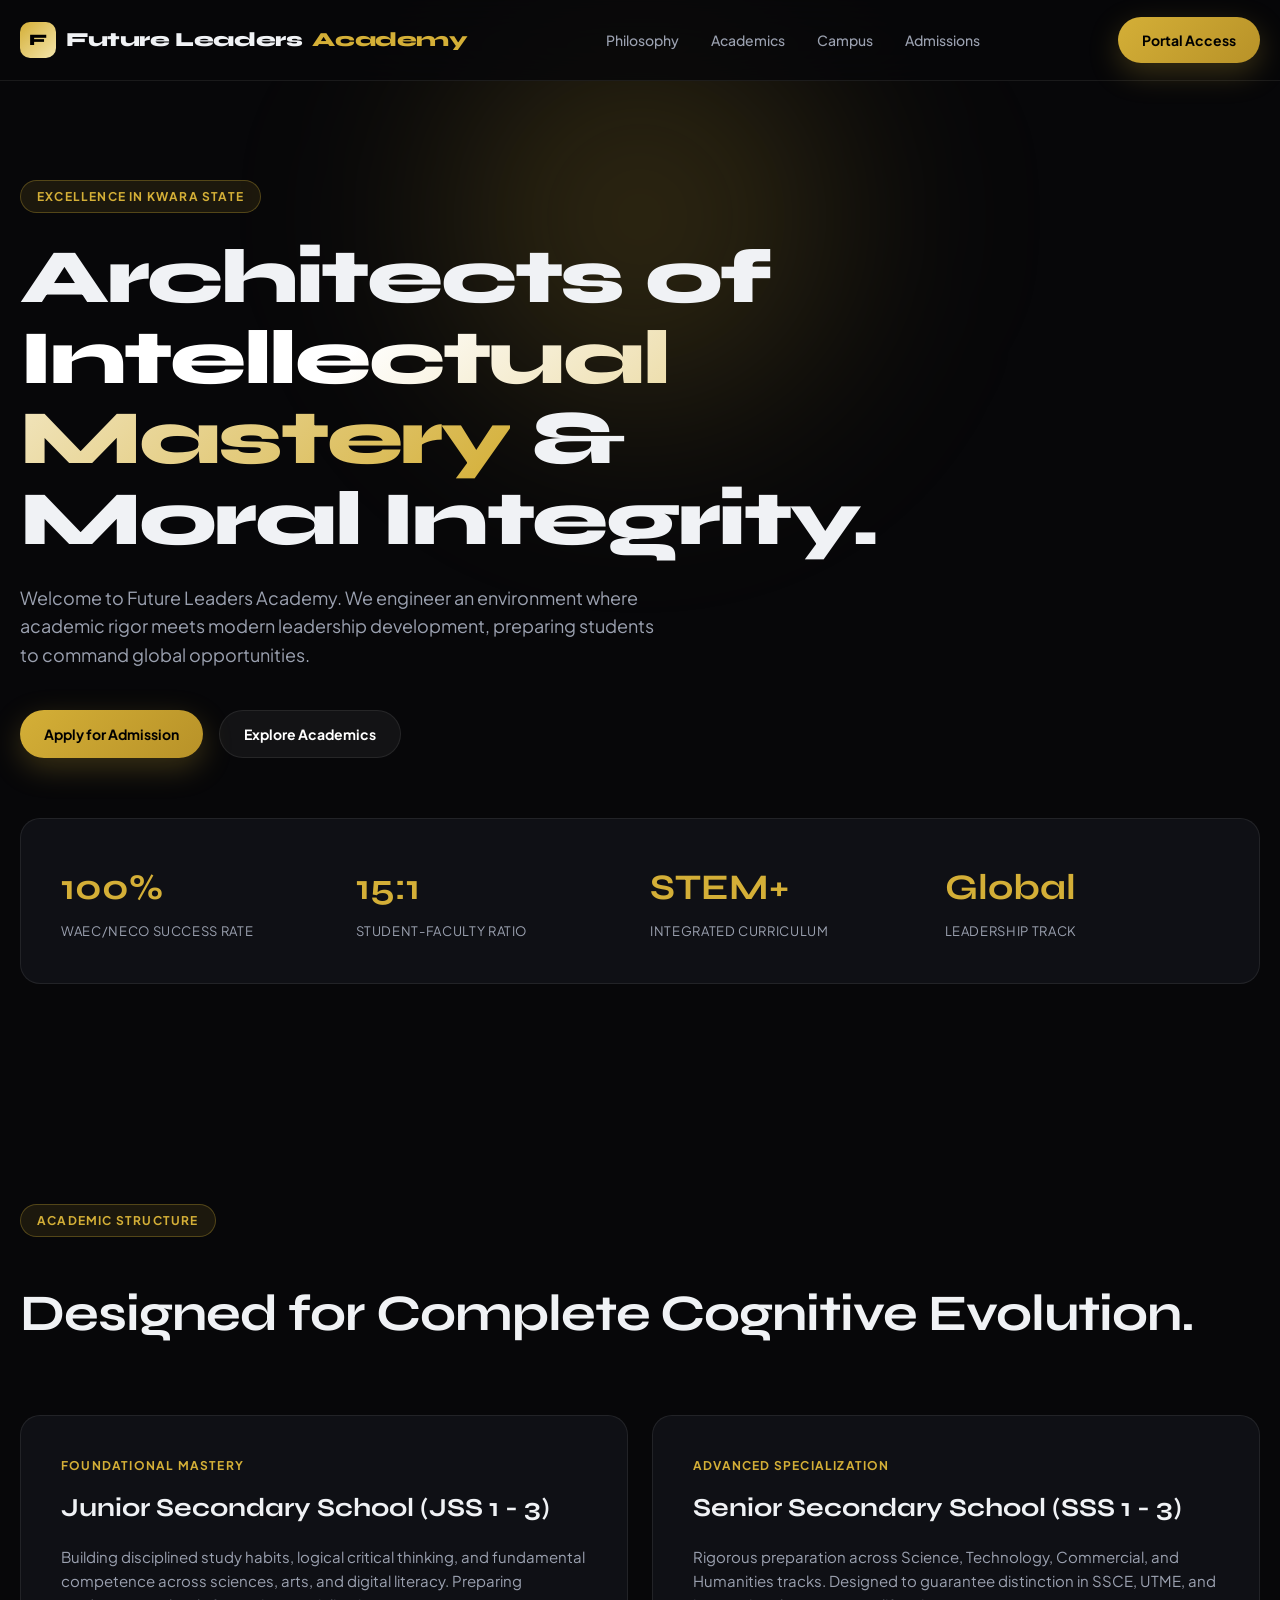
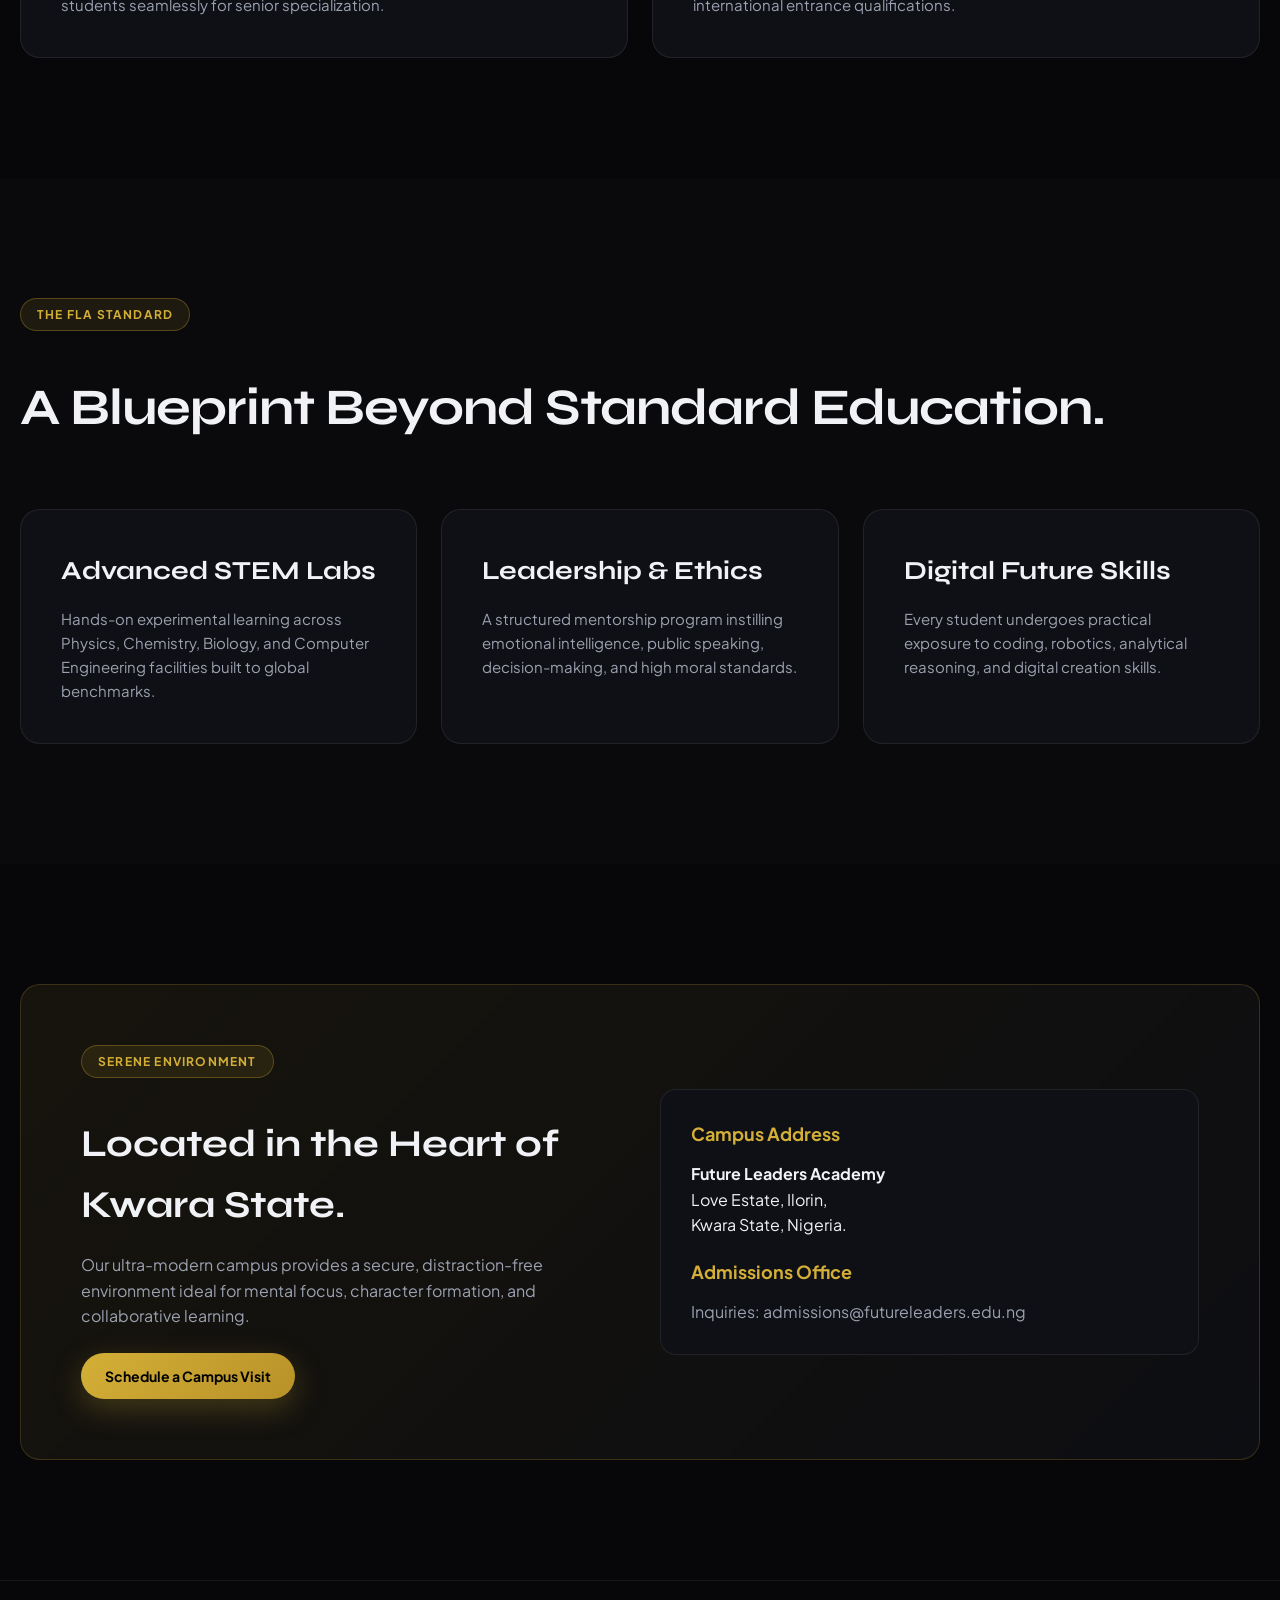
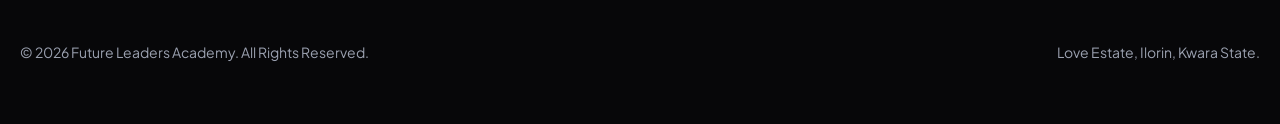
<file: ind.html>
<!DOCTYPE html>
<html lang="en">
<head>
  <meta charset="UTF-8" />
  <meta name="viewport" content="width=device-width, initial-scale=1.0" />
  <meta name="theme-color" content="#0a0a0c" />
  <meta name="description" content="Future Leaders Academy - Nurturing visionary thinkers, innovators, and leaders in Love Estate, Ilorin, Kwara State." />
  <title>Future Leaders Academy | Excellence in Education</title>
  <link rel="preconnect" href="https://fonts.googleapis.com">
  <link rel="preconnect" href="https://fonts.gstatic.com" crossorigin>
  <link href="https://fonts.googleapis.com/css2?family=Plus+Jakarta+Sans:wght@400;500;600;700;800&family=Syne:wght@700;800&display=swap" rel="stylesheet">
  <style>
    :root {
      --bg: #070709;
      --panel: #0f1015;
      --panel-border: rgba(255, 255, 255, 0.08);
      --accent: #d4af37;
      --accent-glow: rgba(212, 175, 55, 0.25);
      --text: #f0f2f5;
      --muted: #9ba1b0;
      --white: #ffffff;
      --radius: 20px;
      --max: 1240px;
    }

    * { box-sizing: border-box; }
    html { scroll-behavior: smooth; }
    body {
      margin: 0;
      background: var(--bg);
      color: var(--text);
      font-family: 'Plus Jakarta Sans', sans-serif;
      overflow-x: hidden;
      line-height: 1.6;
    }

    a { color: inherit; text-decoration: none; }
    .wrap { width: min(calc(100% - 40px), var(--max)); margin: 0 auto; }

    /* Navigation */
    .nav {
      position: fixed;
      top: 0; left: 0; right: 0;
      z-index: 100;
      background: rgba(7, 7, 9, 0.8);
      backdrop-filter: blur(20px);
      border-bottom: 1px solid var(--panel-border);
    }
    .nav-inner {
      height: 80px;
      display: flex;
      align-items: center;
      justify-content: space-between;
    }
    .brand {
      font-family: 'Syne', sans-serif;
      font-weight: 800;
      font-size: 20px;
      letter-spacing: -0.02em;
      display: flex;
      align-items: center;
      gap: 10px;
    }
    .brand-icon {
      width: 36px; height: 36px;
      background: linear-gradient(135deg, var(--accent), #f3e5ab);
      border-radius: 10px;
      display: grid;
      place-items: center;
      color: #000;
      font-weight: 900;
      font-size: 16px;
    }
    .brand span { color: var(--accent); }
    .nav-links { display: flex; gap: 32px; font-size: 14px; font-weight: 500; color: var(--muted); }
    .nav-links a:hover { color: var(--white); }
    .btn {
      display: inline-flex;
      align-items: center;
      justify-content: center;
      padding: 12px 24px;
      border-radius: 999px;
      font-weight: 700;
      font-size: 14px;
      transition: all 0.3s ease;
      cursor: pointer;
    }
    .btn-primary {
      background: linear-gradient(135deg, var(--accent), #b89228);
      color: #000;
      box-shadow: 0 10px 30px var(--accent-glow);
    }
    .btn-primary:hover { transform: translateY(-2px); box-shadow: 0 15px 35px var(--accent-glow); }
    .btn-secondary {
      background: rgba(255, 255, 255, 0.05);
      border: 1px solid var(--panel-border);
      color: var(--white);
    }
    .btn-secondary:hover { background: rgba(255, 255, 255, 0.1); }

    /* Hero Section */
    .hero {
      padding: 180px 0 100px;
      position: relative;
      isolation: isolate;
    }
    .hero::before {
      content: '';
      position: absolute;
      top: 20%; left: 50%;
      transform: translate(-50%, -50%);
      width: 600px; height: 600px;
      background: radial-gradient(circle, var(--accent-glow) 0%, transparent 70%);
      z-index: -1;
      filter: blur(80px);
    }
    .hero-badge {
      display: inline-flex;
      align-items: center;
      gap: 8px;
      padding: 6px 16px;
      border-radius: 999px;
      background: rgba(212, 175, 55, 0.1);
      border: 1px solid rgba(212, 175, 55, 0.3);
      color: var(--accent);
      font-size: 12px;
      font-weight: 700;
      text-transform: uppercase;
      letter-spacing: 0.1em;
      margin-bottom: 24px;
    }
    .hero-title {
      font-family: 'Syne', sans-serif;
      font-size: clamp(48px, 6vw, 82px);
      font-weight: 800;
      line-height: 1.05;
      letter-spacing: -0.03em;
      max-width: 900px;
      margin: 0 0 24px;
    }
    .hero-title span {
      background: linear-gradient(135deg, #fff 30%, var(--accent));
      -webkit-background-clip: text;
      -webkit-text-fill-color: transparent;
    }
    .hero-desc {
      font-size: 18px;
      color: var(--muted);
      max-width: 640px;
      margin-bottom: 40px;
    }
    .hero-actions { display: flex; gap: 16px; flex-wrap: wrap; }

    /* Stats Section */
    .stats {
      display: grid;
      grid-template-columns: repeat(4, 1fr);
      gap: 20px;
      padding: 40px;
      background: var(--panel);
      border: 1px solid var(--panel-border);
      border-radius: var(--radius);
      margin-top: 60px;
    }
    .stat-item b {
      display: block;
      font-family: 'Syne', sans-serif;
      font-size: 36px;
      color: var(--accent);
    }
    .stat-item span { font-size: 13px; color: var(--muted); text-transform: uppercase; letter-spacing: 0.05em; }

    /* Features / Programs */
    .section { padding: 120px 0; }
    .section-head { margin-bottom: 60px; }
    .section-head h2 {
      font-family: 'Syne', sans-serif;
      font-size: clamp(36px, 4vw, 54px);
      letter-spacing: -0.02em;
      margin: 12px 0 0;
    }
    .grid-2 { display: grid; grid-template-columns: repeat(2, 1fr); gap: 24px; }
    .grid-3 { display: grid; grid-template-columns: repeat(3, 1fr); gap: 24px; }

    .card {
      background: var(--panel);
      border: 1px solid var(--panel-border);
      border-radius: var(--radius);
      padding: 40px;
      transition: transform 0.3s ease, border-color 0.3s ease;
      position: relative;
      overflow: hidden;
    }
    .card:hover {
      transform: translateY(-5px);
      border-color: rgba(212, 175, 55, 0.4);
    }
    .card-tag {
      font-size: 12px;
      font-weight: 700;
      color: var(--accent);
      text-transform: uppercase;
      letter-spacing: 0.1em;
      margin-bottom: 12px;
    }
    .card h3 {
      font-family: 'Syne', sans-serif;
      font-size: 26px;
      margin: 0 0 16px;
    }
    .card p { color: var(--muted); font-size: 15px; margin: 0; }

    /* Location Highlight */
    .location-box {
      background: linear-gradient(135deg, rgba(212, 175, 55, 0.08) 0%, rgba(15, 16, 21, 0.8) 100%);
      border: 1px solid rgba(212, 175, 55, 0.2);
      border-radius: var(--radius);
      padding: 60px;
      display: grid;
      grid-template-columns: 1fr 1fr;
      gap: 40px;
      align-items: center;
    }

    /* Footer */
    footer {
      border-top: 1px solid var(--panel-border);
      padding: 60px 0;
      color: var(--muted);
      font-size: 14px;
    }
    .footer-inner {
      display: flex;
      justify-content: space-between;
      align-items: center;
      flex-wrap: wrap;
      gap: 20px;
    }

    @media (max-width: 900px) {
      .nav-links { display: none; }
      .grid-2, .grid-3, .stats, .location-box { grid-template-columns: 1fr; }
      .stats { gap: 30px; }
      .hero { padding-top: 140px; }
    }
  </style>
</head>
<body>

  <!-- Header -->
  <nav class="nav">
    <div class="wrap nav-inner">
      <a href="#" class="brand">
        <div class="brand-icon">F</div>
        Future Leaders <span>Academy</span>
      </a>
      <div class="nav-links">
        <a href="#about">Philosophy</a>
        <a href="#academies">Academics</a>
        <a href="#campus">Campus</a>
        <a href="#admissions">Admissions</a>
      </div>
      <a href="#admissions" class="btn btn-primary">Portal Access</a>
    </div>
  </nav>

  <!-- Hero Section -->
  <section class="hero">
    <div class="wrap">
      <div class="hero-badge">Excellence in Kwara State</div>
      <h1 class="hero-title">Architects of <span>Intellectual Mastery</span> & Moral Integrity.</h1>
      <p class="hero-desc">
        Welcome to Future Leaders Academy. We engineer an environment where academic rigor meets modern leadership development, preparing students to command global opportunities.
      </p>
      <div class="hero-actions">
        <a href="#admissions" class="btn btn-primary">Apply for Admission</a>
        <a href="#academies" class="btn btn-secondary">Explore Academics</a>
      </div>

      <div class="stats">
        <div class="stat-item">
          <b>100%</b>
          <span>WAEC/NECO Success Rate</span>
        </div>
        <div class="stat-item">
          <b>15:1</b>
          <span>Student-Faculty Ratio</span>
        </div>
        <div class="stat-item">
          <b>STEM+</b>
          <span>Integrated Curriculum</span>
        </div>
        <div class="stat-item">
          <b>Global</b>
          <span>Leadership Track</span>
        </div>
      </div>
    </div>
  </section>

  <!-- Academic Wings -->
  <section class="section" id="academies">
    <div class="wrap">
      <div class="section-head">
        <div class="hero-badge">Academic Structure</div>
        <h2>Designed for Complete Cognitive Evolution.</h2>
      </div>

      <div class="grid-2">
        <div class="card">
          <div class="card-tag">Foundational Mastery</div>
          <h3>Junior Secondary School (JSS 1 - 3)</h3>
          <p>Building disciplined study habits, logical critical thinking, and fundamental competence across sciences, arts, and digital literacy. Preparing students seamlessly for senior specialization.</p>
        </div>

        <div class="card">
          <div class="card-tag">Advanced Specialization</div>
          <h3>Senior Secondary School (SSS 1 - 3)</h3>
          <p>Rigorous preparation across Science, Technology, Commercial, and Humanities tracks. Designed to guarantee distinction in SSCE, UTME, and international entrance qualifications.</p>
        </div>
      </div>
    </div>
  </section>

  <!-- Why Future Leaders -->
  <section class="section" id="about" style="background: rgba(255,255,255,0.01);">
    <div class="wrap">
      <div class="section-head">
        <div class="hero-badge">The FLA Standard</div>
        <h2>A Blueprint Beyond Standard Education.</h2>
      </div>

      <div class="grid-3">
        <div class="card">
          <h3>Advanced STEM Labs</h3>
          <p>Hands-on experimental learning across Physics, Chemistry, Biology, and Computer Engineering facilities built to global benchmarks.</p>
        </div>
        <div class="card">
          <h3>Leadership & Ethics</h3>
          <p>A structured mentorship program instilling emotional intelligence, public speaking, decision-making, and high moral standards.</p>
        </div>
        <div class="card">
          <h3>Digital Future Skills</h3>
          <p>Every student undergoes practical exposure to coding, robotics, analytical reasoning, and digital creation skills.</p>
        </div>
      </div>
    </div>
  </section>

  <!-- Location Section -->
  <section class="section" id="campus">
    <div class="wrap">
      <div class="location-box">
        <div>
          <div class="hero-badge">Serene Environment</div>
          <h2 style="font-family: 'Syne', sans-serif; font-size: 38px; margin: 12px 0 16px;">Located in the Heart of Kwara State.</h2>
          <p style="color: var(--muted); margin-bottom: 24px;">Our ultra-modern campus provides a secure, distraction-free environment ideal for mental focus, character formation, and collaborative learning.</p>
          <a href="#admissions" class="btn btn-primary">Schedule a Campus Visit</a>
        </div>
        <div style="background: var(--panel); padding: 30px; border-radius: 16px; border: 1px solid var(--panel-border);">
          <h4 style="margin: 0 0 12px; font-size: 18px; color: var(--accent);">Campus Address</h4>
          <p style="color: var(--text); margin: 0 0 20px;">
            <strong>Future Leaders Academy</strong><br>
            Love Estate, Ilorin,<br>
            Kwara State, Nigeria.
          </p>
          <h4 style="margin: 0 0 12px; font-size: 18px; color: var(--accent);">Admissions Office</h4>
          <p style="color: var(--muted); margin: 0;">Inquiries: admissions@futureleaders.edu.ng</p>
        </div>
      </div>
    </div>
  </section>

  <!-- Footer -->
  <footer>
    <div class="wrap footer-inner">
      <div>
        © 2026 Future Leaders Academy. All Rights Reserved.
      </div>
      <div>
        Love Estate, Ilorin, Kwara State.
      </div>
    </div>
  </footer>

</body>
</html>
</file>
